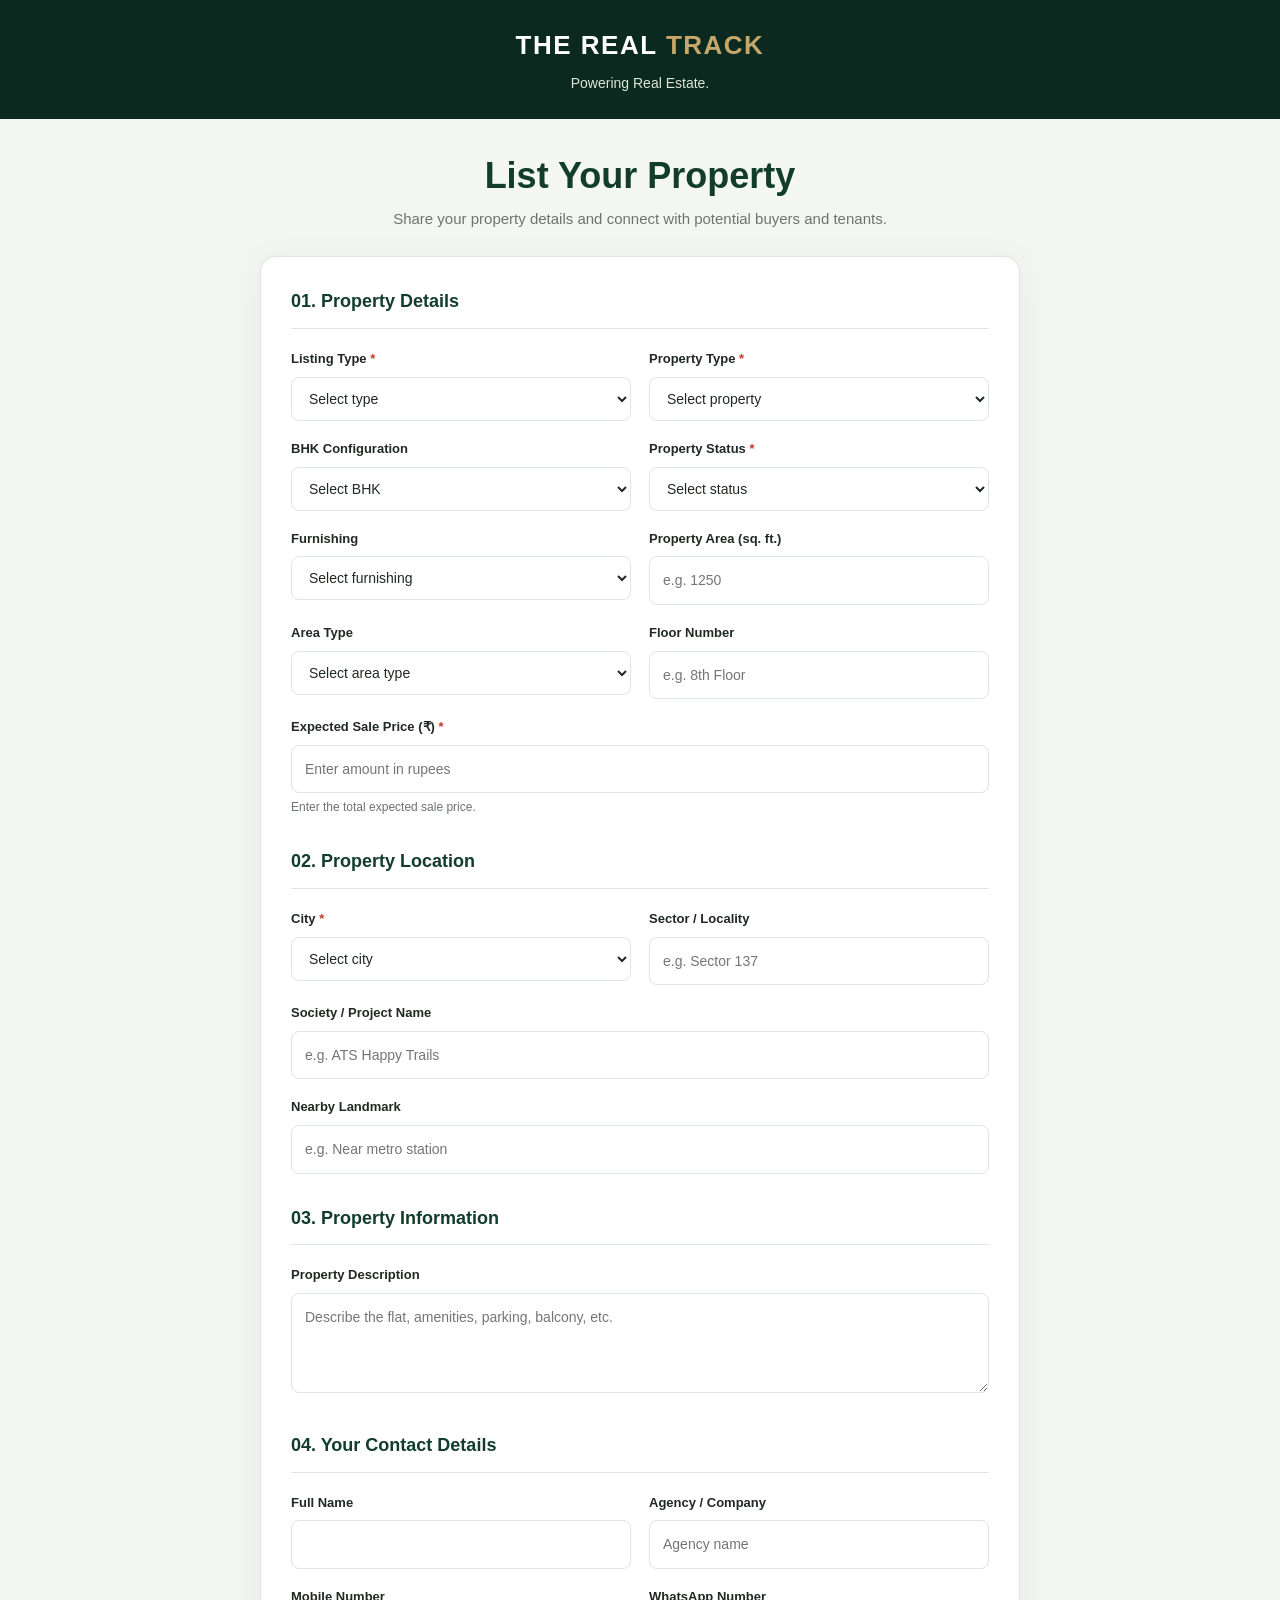
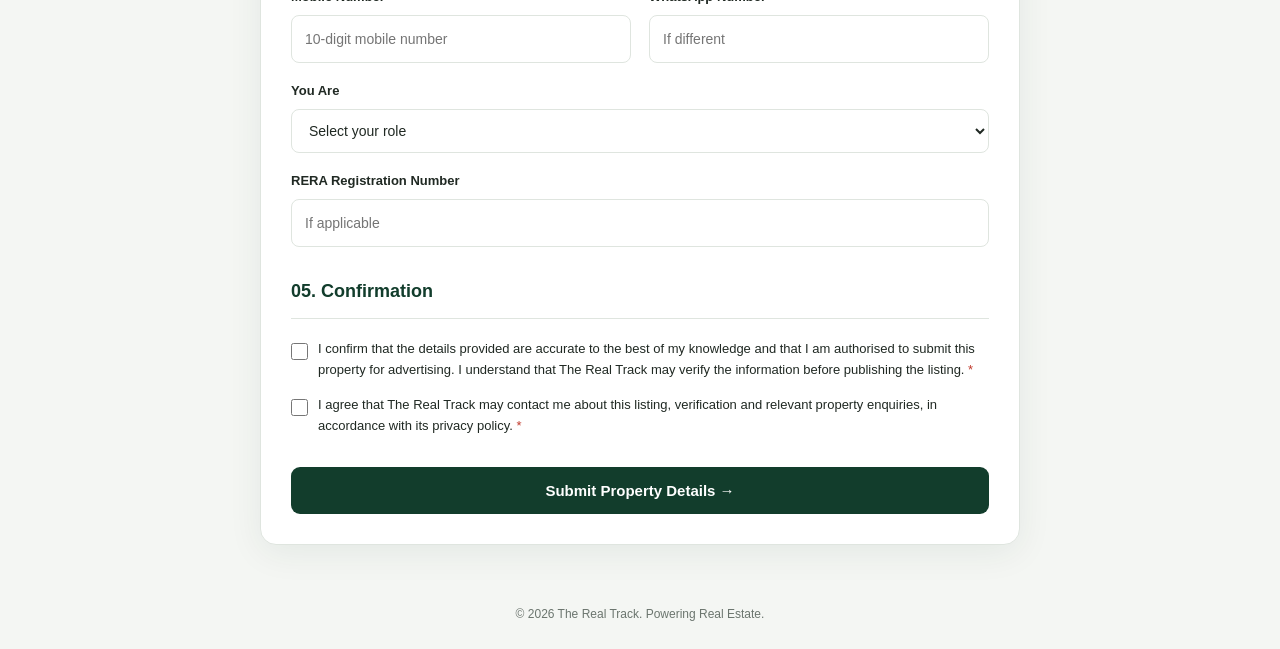
<file: index.html>
<!DOCTYPE html>
<html lang="en">

<head>
    <meta charset="UTF-8" />
    <meta name="viewport" content="width=device-width, initial-scale=1.0" />

    <title>List Your Property | The Real Track</title>

    <meta name="description"
        content="List your property with The Real Track and connect with potential buyers and tenants." />
    <link rel="stylesheet" href="style.css" />
</head>

<body>

    <header class="header">
        <div class="brand">THE REAL <span>TRACK</span></div>
        <p>Powering Real Estate.</p>
    </header>

    <main class="container">

        <div class="intro">
            <h1>List Your Property</h1>
            <p>
                Share your property details and connect with potential buyers
                and tenants.
            </p>
        </div>

        <div class="form-card">

            <div id="status" role="status" aria-live="polite"></div>

            <form id="propertyForm">

                <!-- PROPERTY DETAILS -->
                <section class="section">
                    <h2 class="section-heading">01. Property Details</h2>

                    <div class="grid">

                        <div class="field">
                            <label for="listingType">
                                Listing Type <span class="required">*</span>
                            </label>
                            <select id="listingType" name="listingType" required>
                                <option value="">Select type</option>
                                <option value="Sale">For Sale</option>
                                <option value="Rent">For Rent</option>
                            </select>
                        </div>

                        <div class="field">
                            <label for="propertyType">
                                Property Type <span class="required">*</span>
                            </label>
                            <select id="propertyType" name="propertyType" required>
                                <option value="">Select property</option>
                                <option value="Apartment / Flat">Apartment / Flat</option>
                                <option value="Independent House">Independent House</option>
                                <option value="Villa">Villa</option>
                                <option value="Builder Floor">Builder Floor</option>
                                <option value="Plot">Plot</option>
                                <option value="Commercial">Commercial Property</option>
                                <option value="Other">Other</option>
                            </select>
                        </div>

                        <div class="field">
                            <label for="bhk">BHK Configuration</label>
                            <select id="bhk" name="bhk">
                                <option value="">Select BHK</option>
                                <option value="Studio">Studio</option>
                                <option value="1 BHK">1 BHK</option>
                                <option value="2 BHK">2 BHK</option>
                                <option value="3 BHK">3 BHK</option>
                                <option value="4 BHK">4 BHK</option>
                                <option value="5+ BHK">5+ BHK</option>
                                <option value="Not Applicable">Not Applicable</option>
                            </select>
                        </div>

                        <div class="field">
                            <label for="status">
                                Property Status <span class="required">*</span>
                            </label>
                            <select id="statusProperty" name="propertyStatus" required>
                                <option value="">Select status</option>
                                <option value="Ready to Move">Ready to Move</option>
                                <option value="Under Construction">Under Construction</option>
                            </select>
                        </div>

                        <div class="field">
                            <label for="furnishing">Furnishing</label>
                            <select id="furnishing" name="furnishing">
                                <option value="">Select furnishing</option>
                                <option value="Fully Furnished">Fully Furnished</option>
                                <option value="Semi-Furnished">Semi-Furnished</option>
                                <option value="Unfurnished">Unfurnished</option>
                            </select>
                        </div>

                        <div class="field">
                            <label for="area">Property Area (sq. ft.)</label>
                            <input type="number" id="area" name="area" min="1" placeholder="e.g. 1250" />
                        </div>

                        <div class="field">
                            <label for="areaType">Area Type</label>
                            <select id="areaType" name="areaType">
                                <option value="">Select area type</option>
                                <option value="Carpet Area">Carpet Area</option>
                                <option value="Built-up Area">Built-up Area</option>
                                <option value="Super Built-up Area">Super Built-up Area</option>
                            </select>
                        </div>

                        <div class="field">
                            <label for="floor">Floor Number</label>
                            <input type="text" id="floor" name="floor" placeholder="e.g. 8th Floor" />
                        </div>

                        <div class="field full">
                            <label for="price">
                                <span id="priceLabel">Expected Price (₹)</span>
                                <span class="required">*</span>
                            </label>
                            <input type="number" id="price" name="price" min="1" step="any"
                                placeholder="Enter amount in rupees" required />
                            <p class="help-text" id="priceHelp">
                                Enter the total expected sale price.
                            </p>
                        </div>

                    </div>
                </section>

                <!-- LOCATION -->
                <section class="section">
                    <h2 class="section-heading">02. Property Location</h2>

                    <div class="grid">

                        <div class="field">
                            <label for="city">
                                City <span class="required">*</span>
                            </label>
                            <select id="city" name="city" required>
                                <option value="">Select city</option>
                                <option value="Noida">Noida</option>
                                <option value="Greater Noida">Greater Noida</option>
                                <option value="Greater Noida West">Greater Noida West</option>
                                <option value="Other">Other</option>
                            </select>
                        </div>

                        <div class="field">
                            <label for="locality">
                                Sector / Locality
                            </label>
                            <input type="text" id="locality" name="locality" placeholder="e.g. Sector 137" />
                        </div>

                        <div class="field full">
                            <label for="society">Society / Project Name</label>
                            <input type="text" id="society" name="society" placeholder="e.g. ATS Happy Trails" />
                        </div>

                        <div class="field full">
                            <label for="landmark">Nearby Landmark</label>
                            <input type="text" id="landmark" name="landmark" placeholder="e.g. Near metro station" />
                        </div>

                    </div>
                </section>

                <!-- DESCRIPTION -->
                <section class="section">
                    <h2 class="section-heading">03. Property Information</h2>

                    <div class="grid">

                        <div class="field full">
                            <label for="description">Property Description</label>
                            <textarea id="description" name="description" maxlength="2000"
                                placeholder="Describe the flat, amenities, parking, balcony, etc."></textarea>
                        </div>


                    </div>
                </section>

                <!-- AGENT DETAILS -->
                <section class="section">
                    <h2 class="section-heading">04. Your Contact Details</h2>

                    <div class="grid">

                        <div class="field">
                            <label for="agentName">
                                Full Name
                            </label>
                            <input type="text" id="agentName" name="agentName" autocomplete="name" maxlength="100"
                                required />
                        </div>

                        <div class="field">
                            <label for="agency">Agency / Company</label>
                            <input type="text" id="agency" name="agency" maxlength="150" placeholder="Agency name" />
                        </div>

                        <div class="field">
                            <label for="phone">
                                Mobile Number
                            </label>
                            <input type="tel" id="phone" name="phone" autocomplete="tel" inputmode="numeric"
                                pattern="[6-9][0-9]{9}" maxlength="10" placeholder="10-digit mobile number"
                                title="Enter a valid 10-digit Indian mobile number" required />
                        </div>

                        <div class="field">
                            <label for="whatsapp">WhatsApp Number</label>
                            <input type="tel" id="whatsapp" name="whatsapp" inputmode="numeric" pattern="[6-9][0-9]{9}"
                                maxlength="10" placeholder="If different"
                                title="Enter a valid 10-digit Indian mobile number" />
                        </div>

                        <div class="field full">
                            <label for="role">
                                You Are
                            </label>
                            <select id="role" name="role" required>
                                <option value="">Select your role</option>
                                <option value="Agent / Broker">Agent / Broker</option>
                                <option value="Property Owner">Property Owner</option>
                                <option value="Authorised Representative">
                                    Authorised Representative
                                </option>
                            </select>
                        </div>

                        <div class="field full">
                            <label for="rera">RERA Registration Number</label>
                            <input type="text" id="rera" name="rera" maxlength="100" placeholder="If applicable" />
                        </div>

                    </div>
                </section>

                <!-- CONSENT -->
                <section class="section">
                    <h2 class="section-heading">05. Confirmation</h2>

                    <div class="checkbox-row">
                        <input type="checkbox" id="permission" name="permission" value="Yes" required />
                        <label for="permission">
                            I confirm that the details provided are accurate to the best
                            of my knowledge and that I am authorised to submit this property
                            for advertising. I understand that The Real Track may verify
                            the information before publishing the listing.
                            <span class="required">*</span>
                        </label>
                    </div>

                    <div class="checkbox-row">
                        <input type="checkbox" id="contactConsent" name="contactConsent" value="Yes" required />
                        <label for="contactConsent">
                            I agree that The Real Track may contact me about this listing,
                            verification and relevant property enquiries, in accordance
                            with its privacy policy.
                            <span class="required">*</span>
                        </label>
                    </div>

                </section>

                <button type="submit" class="submit-btn" id="submitBtn">
                    Submit Property Details →
                </button>

            </form>
        </div>
    </main>

    <footer class="footer">
        © <span id="year"></span> The Real Track. Powering Real Estate.
    </footer>
    <script src="script.js"></script>
</body>

</html>
</file>
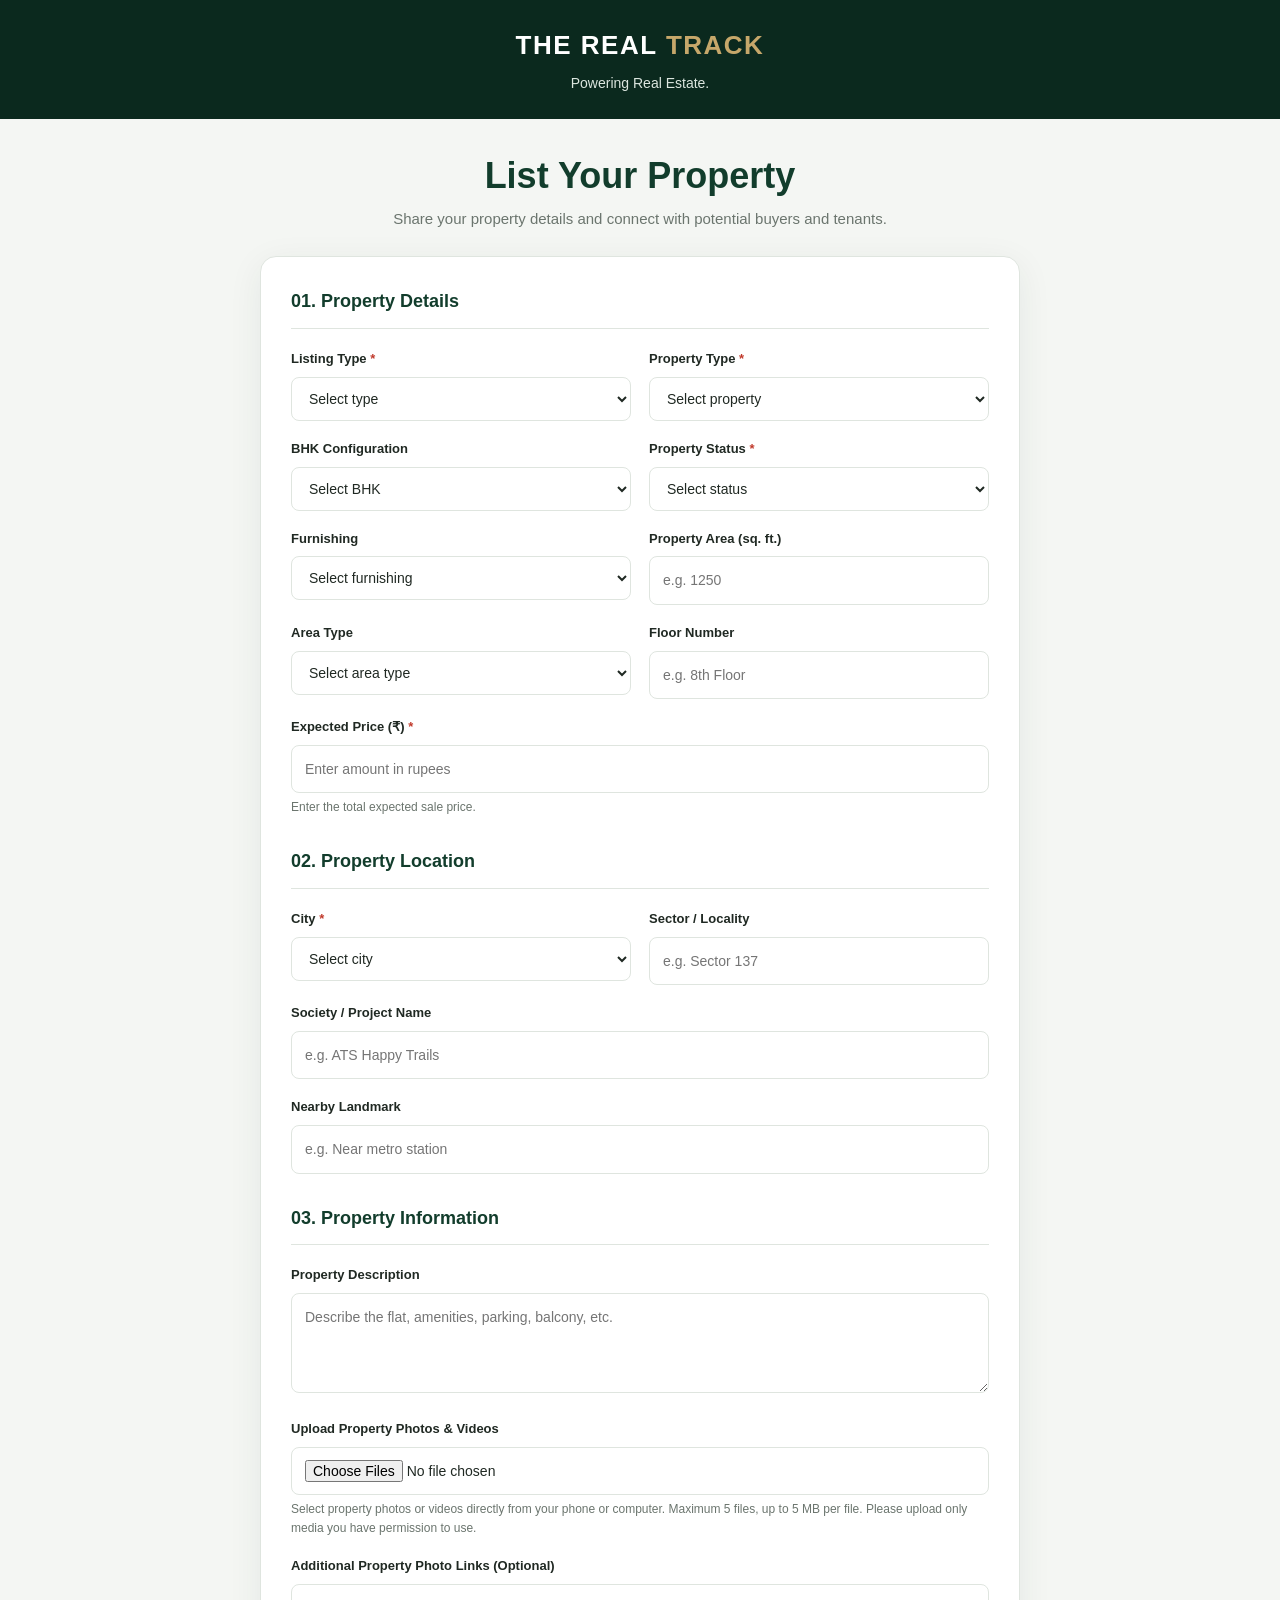
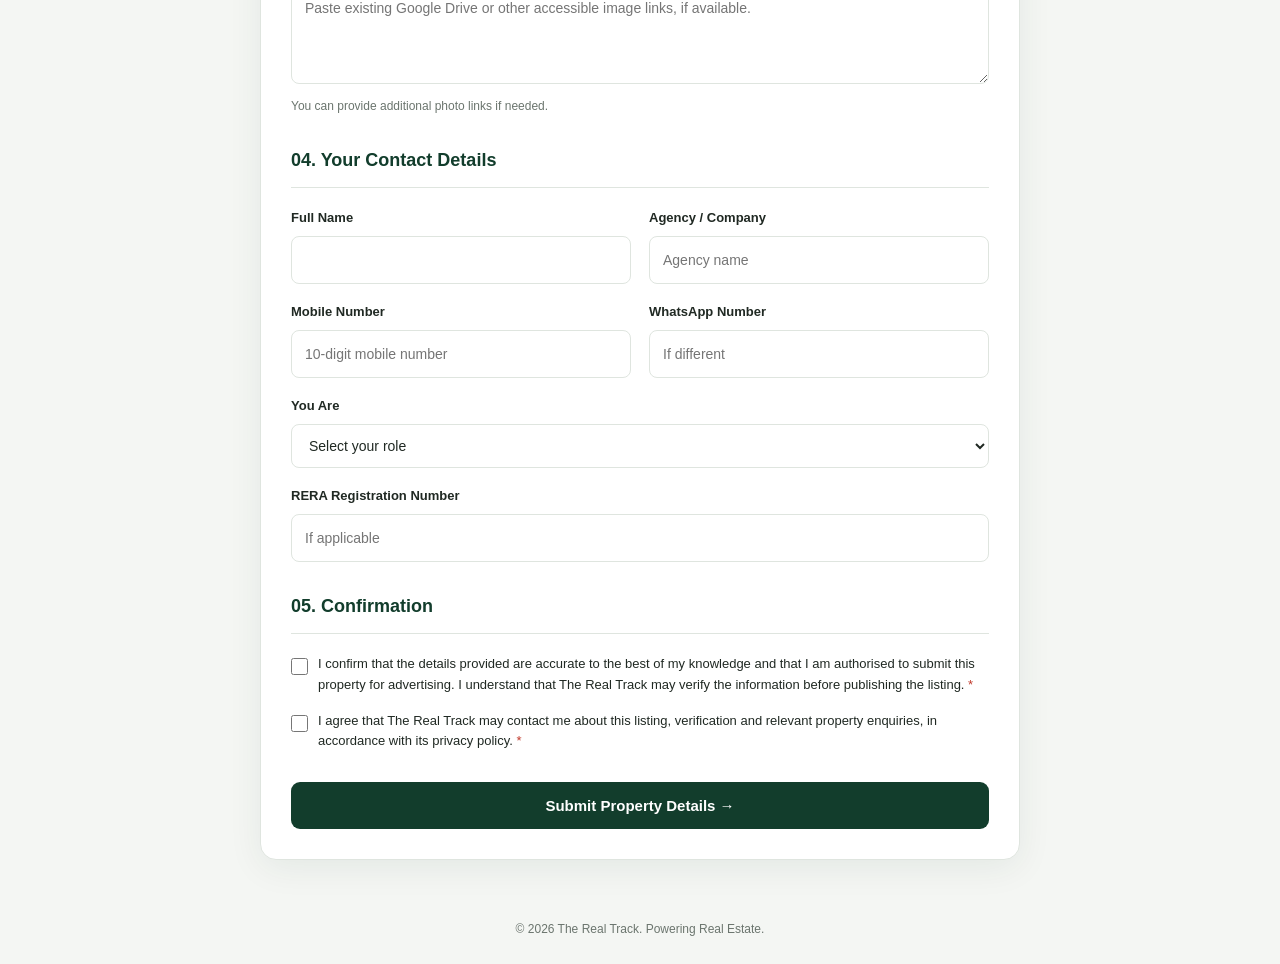
<file: leadform-to-sheet.html>
<!DOCTYPE html>
<html lang="en">

<head>
    <meta charset="UTF-8" />
    <meta name="viewport" content="width=device-width, initial-scale=1.0" />

    <title>List Your Property | The Real Track</title>

    <meta name="description"
        content="List your property with The Real Track and connect with potential buyers and tenants." />

    <style>
        :root {
            --primary: #123d2c;
            --primary-dark: #0b291e;
            --accent: #c6a76a;
            --background: #f4f6f3;
            --text: #202923;
            --muted: #6b756e;
            --border: #dfe5df;
            --white: #ffffff;
            --success: #176b3a;
            --error: #b42318;
        }

        * {
            box-sizing: border-box;
            margin: 0;
            padding: 0;
        }

        body {
            font-family: Arial, Helvetica, sans-serif;
            background: var(--background);
            color: var(--text);
            line-height: 1.6;
        }

        .header {
            background: var(--primary-dark);
            color: var(--white);
            padding: 25px 20px;
            text-align: center;
        }

        .brand {
            font-size: 26px;
            font-weight: 800;
            letter-spacing: 1.5px;
        }

        .brand span {
            color: var(--accent);
        }

        .header p {
            margin-top: 5px;
            font-size: 14px;
            color: #dce6df;
        }

        .container {
            width: min(760px, calc(100% - 30px));
            margin: 35px auto;
        }

        .intro {
            text-align: center;
            margin-bottom: 25px;
        }

        .intro h1 {
            font-size: clamp(26px, 5vw, 36px);
            color: var(--primary);
            line-height: 1.2;
            margin-bottom: 10px;
        }

        .intro p {
            color: var(--muted);
            font-size: 15px;
        }

        .form-card {
            background: var(--white);
            border-radius: 16px;
            padding: 30px;
            box-shadow: 0 8px 35px rgba(18, 61, 44, 0.07);
            border: 1px solid var(--border);
        }

        .section {
            margin-bottom: 30px;
        }

        .section-heading {
            color: var(--primary);
            font-size: 18px;
            font-weight: 700;
            padding-bottom: 12px;
            margin-bottom: 20px;
            border-bottom: 1px solid var(--border);
        }

        .grid {
            display: grid;
            grid-template-columns: repeat(2, minmax(0, 1fr));
            gap: 18px;
        }

        .field {
            min-width: 0;
        }

        .field.full {
            grid-column: 1 / -1;
        }

        label {
            display: block;
            font-size: 13px;
            font-weight: 700;
            margin-bottom: 7px;
        }

        .required {
            color: #c0392b;
        }

        input,
        select,
        textarea {
            width: 100%;
            padding: 12px 13px;
            border: 1px solid var(--border);
            border-radius: 8px;
            font: inherit;
            font-size: 14px;
            color: var(--text);
            background: var(--white);
            outline: none;
            transition: border-color 0.2s, box-shadow 0.2s;
        }

        input:focus,
        select:focus,
        textarea:focus {
            border-color: var(--primary);
            box-shadow: 0 0 0 3px rgba(18, 61, 44, 0.09);
        }

        textarea {
            min-height: 100px;
            resize: vertical;
        }

        .help-text {
            color: var(--muted);
            font-size: 12px;
            margin-top: 5px;
        }

        .checkbox-row {
            display: flex;
            align-items: flex-start;
            gap: 10px;
            margin-top: 15px;
        }

        .checkbox-row input {
            width: 17px;
            height: 17px;
            margin-top: 4px;
            flex-shrink: 0;
        }

        .checkbox-row label {
            font-weight: 400;
            font-size: 13px;
            margin: 0;
        }

        .submit-btn {
            width: 100%;
            padding: 15px;
            border: none;
            border-radius: 9px;
            background: var(--primary);
            color: var(--white);
            font-size: 15px;
            font-weight: 700;
            cursor: pointer;
            transition: background 0.2s, transform 0.2s;
        }

        .submit-btn:hover {
            background: var(--primary-dark);
            transform: translateY(-1px);
        }

        .submit-btn:disabled {
            opacity: 0.65;
            cursor: not-allowed;
            transform: none;
        }

        #status {
            display: none;
            padding: 13px;
            border-radius: 8px;
            margin-bottom: 18px;
            font-size: 14px;
        }

        #status.success {
            display: block;
            background: #e9f7ee;
            color: var(--success);
        }

        #status.error {
            display: block;
            background: #fcebea;
            color: var(--error);
        }

        .footer {
            text-align: center;
            padding: 25px 15px;
            font-size: 12px;
            color: var(--muted);
        }

        @media (max-width: 560px) {
            .form-card {
                padding: 20px 16px;
            }

            .grid {
                grid-template-columns: 1fr;
                gap: 15px;
            }

            .field.full {
                grid-column: auto;
            }

            .container {
                margin: 25px auto;
            }
        }
    </style>
</head>

<body>

    <header class="header">
        <div class="brand">THE REAL <span>TRACK</span></div>
        <p>Powering Real Estate.</p>
    </header>

    <main class="container">

        <div class="intro">
            <h1>List Your Property</h1>
            <p>
                Share your property details and connect with potential buyers
                and tenants.
            </p>
        </div>

        <div class="form-card">

            <div id="status" role="status" aria-live="polite"></div>

            <form id="propertyForm">

                <!-- PROPERTY DETAILS -->
                <section class="section">
                    <h2 class="section-heading">01. Property Details</h2>

                    <div class="grid">

                        <div class="field">
                            <label for="listingType">
                                Listing Type <span class="required">*</span>
                            </label>
                            <select id="listingType" name="listingType" required>
                                <option value="">Select type</option>
                                <option value="Sale">For Sale</option>
                                <option value="Rent">For Rent</option>
                            </select>
                        </div>

                        <div class="field">
                            <label for="propertyType">
                                Property Type <span class="required">*</span>
                            </label>
                            <select id="propertyType" name="propertyType" required>
                                <option value="">Select property</option>
                                <option value="Apartment / Flat">Apartment / Flat</option>
                                <option value="Independent House">Independent House</option>
                                <option value="Villa">Villa</option>
                                <option value="Builder Floor">Builder Floor</option>
                                <option value="Plot">Plot</option>
                                <option value="Commercial">Commercial Property</option>
                                <option value="Other">Other</option>
                            </select>
                        </div>

                        <div class="field">
                            <label for="bhk">BHK Configuration</label>
                            <select id="bhk" name="bhk">
                                <option value="">Select BHK</option>
                                <option value="Studio">Studio</option>
                                <option value="1 BHK">1 BHK</option>
                                <option value="2 BHK">2 BHK</option>
                                <option value="3 BHK">3 BHK</option>
                                <option value="4 BHK">4 BHK</option>
                                <option value="5+ BHK">5+ BHK</option>
                                <option value="Not Applicable">Not Applicable</option>
                            </select>
                        </div>

                        <div class="field">
                            <label for="status">
                                Property Status <span class="required">*</span>
                            </label>
                            <select id="statusProperty" name="propertyStatus" required>
                                <option value="">Select status</option>
                                <option value="Ready to Move">Ready to Move</option>
                                <option value="Under Construction">Under Construction</option>
                            </select>
                        </div>

                        <div class="field">
                            <label for="furnishing">Furnishing</label>
                            <select id="furnishing" name="furnishing">
                                <option value="">Select furnishing</option>
                                <option value="Fully Furnished">Fully Furnished</option>
                                <option value="Semi-Furnished">Semi-Furnished</option>
                                <option value="Unfurnished">Unfurnished</option>
                            </select>
                        </div>

                        <div class="field">
                            <label for="area">Property Area (sq. ft.)</label>
                            <input type="number" id="area" name="area" min="1" placeholder="e.g. 1250" />
                        </div>

                        <div class="field">
                            <label for="areaType">Area Type</label>
                            <select id="areaType" name="areaType">
                                <option value="">Select area type</option>
                                <option value="Carpet Area">Carpet Area</option>
                                <option value="Built-up Area">Built-up Area</option>
                                <option value="Super Built-up Area">Super Built-up Area</option>
                            </select>
                        </div>

                        <div class="field">
                            <label for="floor">Floor Number</label>
                            <input type="text" id="floor" name="floor" placeholder="e.g. 8th Floor" />
                        </div>

                        <div class="field full">
                            <label for="price">
                                <span id="priceLabel">Expected Price (₹)</span>
                                <span class="required">*</span>
                            </label>
                            <input type="number" id="price" name="price" min="1" step="any"
                                placeholder="Enter amount in rupees" required />
                            <p class="help-text" id="priceHelp">
                                Enter the total expected sale price.
                            </p>
                        </div>

                    </div>
                </section>

                <!-- LOCATION -->
                <section class="section">
                    <h2 class="section-heading">02. Property Location</h2>

                    <div class="grid">

                        <div class="field">
                            <label for="city">
                                City <span class="required">*</span>
                            </label>
                            <select id="city" name="city" required>
                                <option value="">Select city</option>
                                <option value="Noida">Noida</option>
                                <option value="Greater Noida">Greater Noida</option>
                                <option value="Greater Noida West">Greater Noida West</option>
                                <option value="Other">Other</option>
                            </select>
                        </div>

                        <div class="field">
                            <label for="locality">
                                Sector / Locality 
                            </label>
                            <input type="text" id="locality" name="locality" placeholder="e.g. Sector 137" required />
                        </div>

                        <div class="field full">
                            <label for="society">Society / Project Name</label>
                            <input type="text" id="society" name="society" placeholder="e.g. ATS Happy Trails" />
                        </div>

                        <div class="field full">
                            <label for="landmark">Nearby Landmark</label>
                            <input type="text" id="landmark" name="landmark" placeholder="e.g. Near metro station" />
                        </div>

                    </div>
                </section>

                <!-- DESCRIPTION -->
                <section class="section">
                    <h2 class="section-heading">03. Property Information</h2>

                    <div class="grid">

                        <div class="field full">
                            <label for="description">Property Description</label>
                            <textarea id="description" name="description" maxlength="2000"
                                placeholder="Describe the flat, amenities, parking, balcony, etc."></textarea>
                        </div>
                        <div class="field full">
                            <label for="propertyMedia">Upload Property Photos &amp; Videos</label>

                            <input type="file" id="propertyMedia" name="propertyMedia"
                                accept="image/jpeg,image/png,image/webp,image/gif,video/mp4,video/quicktime,video/webm"
                                multiple />

                            <p class="help-text">
                                Select property photos or videos directly from your phone or computer.
                                Maximum 5 files, up to 5 MB per file. Please upload only media you have
                                permission to use.
                            </p>

                            <div id="mediaPreview" aria-live="polite"></div>
                        </div>

                        <div class="field full">
                            <label for="photoLinks">Additional Property Photo Links (Optional)</label>

                            <textarea id="photoLinks" name="photoLinks"
                                placeholder="Paste existing Google Drive or other accessible image links, if available."></textarea>

                            <p class="help-text">
                                You can provide additional photo links if needed.
                            </p>
                        </div>

                    </div>
                </section>

                <!-- AGENT DETAILS -->
                <section class="section">
                    <h2 class="section-heading">04. Your Contact Details</h2>

                    <div class="grid">

                        <div class="field">
                            <label for="agentName">
                                Full Name 
                            </label>
                            <input type="text" id="agentName" name="agentName" autocomplete="name" maxlength="100"
                                required />
                        </div>

                        <div class="field">
                            <label for="agency">Agency / Company</label>
                            <input type="text" id="agency" name="agency" maxlength="150" placeholder="Agency name" />
                        </div>

                        <div class="field">
                            <label for="phone">
                                Mobile Number 
                            </label>
                            <input type="tel" id="phone" name="phone" autocomplete="tel" inputmode="numeric"
                                pattern="[6-9][0-9]{9}" maxlength="10" placeholder="10-digit mobile number"
                                title="Enter a valid 10-digit Indian mobile number" required />
                        </div>

                        <div class="field">
                            <label for="whatsapp">WhatsApp Number</label>
                            <input type="tel" id="whatsapp" name="whatsapp" inputmode="numeric" pattern="[6-9][0-9]{9}"
                                maxlength="10" placeholder="If different"
                                title="Enter a valid 10-digit Indian mobile number" />
                        </div>

                        <div class="field full">
                            <label for="role">
                                You Are 
                            </label>
                            <select id="role" name="role" required>
                                <option value="">Select your role</option>
                                <option value="Agent / Broker">Agent / Broker</option>
                                <option value="Property Owner">Property Owner</option>
                                <option value="Authorised Representative">
                                    Authorised Representative
                                </option>
                            </select>
                        </div>

                        <div class="field full">
                            <label for="rera">RERA Registration Number</label>
                            <input type="text" id="rera" name="rera" maxlength="100" placeholder="If applicable" />
                        </div>

                    </div>
                </section>

                <!-- CONSENT -->
                <section class="section">
                    <h2 class="section-heading">05. Confirmation</h2>

                    <div class="checkbox-row">
                        <input type="checkbox" id="permission" name="permission" value="Yes" required />
                        <label for="permission">
                            I confirm that the details provided are accurate to the best
                            of my knowledge and that I am authorised to submit this property
                            for advertising. I understand that The Real Track may verify
                            the information before publishing the listing.
                            <span class="required">*</span>
                        </label>
                    </div>

                    <div class="checkbox-row">
                        <input type="checkbox" id="contactConsent" name="contactConsent" value="Yes" required />
                        <label for="contactConsent">
                            I agree that The Real Track may contact me about this listing,
                            verification and relevant property enquiries, in accordance
                            with its privacy policy.
                            <span class="required">*</span>
                        </label>
                    </div>

                </section>

                <button type="submit" class="submit-btn" id="submitBtn">
                    Submit Property Details →
                </button>

            </form>
        </div>
    </main>

    <footer class="footer">
        © <span id="year"></span> The Real Track. Powering Real Estate.
    </footer>
<script>
  const GOOGLE_SCRIPT_URL =
    "https://script.google.com/macros/s/AKfycbwOJUnW77Pz0xrzVvYAWiSMiReHs4r6cTvxpMTDRF225AZdo84K1OEDNF-x_mRUrnY/exec";

  const form = document.getElementById("propertyForm");
  const submitBtn = document.getElementById("submitBtn");
  const statusBox = document.getElementById("status");

  const listingType = document.getElementById("listingType");
  const priceLabel = document.getElementById("priceLabel");
  const priceHelp = document.getElementById("priceHelp");

  const propertyMedia = document.getElementById("propertyMedia");
  const mediaPreview = document.getElementById("mediaPreview");

  const MAX_FILES = 5;
  const MAX_FILE_SIZE = 5 * 1024 * 1024;
  const MAX_TOTAL_SIZE = 10 * 1024 * 1024;

  const ALLOWED_TYPES = [
    "image/jpeg",
    "image/png",
    "image/webp",
    "image/gif",
    "video/mp4",
    "video/quicktime",
    "video/webm"
  ];

  document.getElementById("year").textContent =
    new Date().getFullYear();

  listingType.addEventListener("change", function () {
    if (this.value === "Rent") {
      priceLabel.textContent = "Monthly Rent (₹)";
      priceHelp.textContent = "Enter the monthly rent in rupees.";
    } else {
      priceLabel.textContent = "Expected Sale Price (₹)";
      priceHelp.textContent = "Enter the total expected sale price.";
    }
  });

  function showStatus(message, type) {
    statusBox.textContent = message;
    statusBox.className = type;
    statusBox.style.display = "block";
  }

  function validateFiles(files) {
    if (files.length > MAX_FILES) {
      return "Please select a maximum of 5 files.";
    }

    let totalSize = 0;

    for (const file of files) {
      if (!ALLOWED_TYPES.includes(file.type)) {
        return "Unsupported file type: " + file.name;
      }

      if (file.size > MAX_FILE_SIZE) {
        return "Each file must be 5 MB or smaller: " + file.name;
      }

      totalSize += file.size;
    }

    if (totalSize > MAX_TOTAL_SIZE) {
      return "The combined size of all selected files must not exceed 10 MB.";
    }

    return "";
  }

  function readFileAsBase64(file) {
    return new Promise((resolve, reject) => {
      const reader = new FileReader();

      reader.onload = function () {
        const result = String(reader.result || "");
        const commaIndex = result.indexOf(",");

        if (commaIndex === -1) {
          reject(new Error("Could not read " + file.name));
          return;
        }

        resolve(result.substring(commaIndex + 1));
      };

      reader.onerror = function () {
        reject(new Error("Could not read " + file.name));
      };

      reader.readAsDataURL(file);
    });
  }

  propertyMedia.addEventListener("change", function () {
    mediaPreview.replaceChildren();

    const files = Array.from(this.files);
    const error = validateFiles(files);

    if (error) {
      alert(error);
      this.value = "";
      return;
    }

    if (!files.length) return;

    const list = document.createElement("ul");

    files.forEach(file => {
      const item = document.createElement("li");
      item.textContent =
        file.name + " (" + (file.size / 1048576).toFixed(2) + " MB)";
      list.appendChild(item);
    });

    mediaPreview.appendChild(list);
  });

  form.addEventListener("submit", async function (event) {
    event.preventDefault();

    if (
      !GOOGLE_SCRIPT_URL.startsWith(
        "https://script.google.com/macros/s/"
      )
    ) {
      showStatus("Google Apps Script is not configured.", "error");
      return;
    }

    if (!form.reportValidity()) return;

    const files = propertyMedia
      ? Array.from(propertyMedia.files)
      : [];

    const fileError = validateFiles(files);

    if (fileError) {
      showStatus(fileError, "error");
      return;
    }

    submitBtn.disabled = true;
    submitBtn.textContent = "Preparing submission...";
    statusBox.style.display = "none";

    try {
      const formData = new FormData(form);
      const body = new URLSearchParams();

      // Send ordinary form fields, excluding the binary file objects.
      for (const [key, value] of formData.entries()) {
        if (key === "propertyMedia") continue;

        if (typeof value === "string") {
          body.append(key, value);
        }
      }

      // Encode each selected file for the Apps Script endpoint.
      body.append("mediaCount", String(files.length));

      for (let i = 0; i < files.length; i++) {
        submitBtn.textContent =
          "Preparing media " + (i + 1) + " of " + files.length + "...";

        const file = files[i];
        const base64 = await readFileAsBase64(file);

        body.append("media_" + i + "_name", file.name);
        body.append("media_" + i + "_type", file.type);
        body.append("media_" + i + "_base64", base64);
      }

      submitBtn.textContent = "Submitting property...";

      // no-cors means the browser cannot read the Apps Script response.
      await fetch(GOOGLE_SCRIPT_URL, {
        method: "POST",
        mode: "no-cors",
        body: body
      });

      showStatus(
        "Your submission request has been sent. Because the browser cannot read the server response, this message does not confirm that the property and media were saved. Please verify the Property Leads sheet or contact The Real Track.",
        "success"
      );

      form.reset();
      mediaPreview.replaceChildren();

      priceLabel.textContent = "Expected Sale Price (₹)";
      priceHelp.textContent = "Enter the total expected sale price.";

    } catch (error) {
      console.error("Submission error:", error);

      showStatus(
        "We couldn't prepare or send your submission. Please check your connection and try again.",
        "error"
      );
    } finally {
      submitBtn.disabled = false;
      submitBtn.textContent = "Submit Property Details →";
    }
  });
</script>
</body>

</html>
</file>
<file: style.css>
:root {
            --primary: #123d2c;
            --primary-dark: #0b291e;
            --accent: #c6a76a;
            --background: #f4f6f3;
            --text: #202923;
            --muted: #6b756e;
            --border: #dfe5df;
            --white: #ffffff;
            --success: #176b3a;
            --error: #b42318;
        }

        * {
            box-sizing: border-box;
            margin: 0;
            padding: 0;
        }

        body {
            font-family: Arial, Helvetica, sans-serif;
            background: var(--background);
            color: var(--text);
            line-height: 1.6;
        }

        .header {
            background: var(--primary-dark);
            color: var(--white);
            padding: 25px 20px;
            text-align: center;
        }

        .brand {
            font-size: 26px;
            font-weight: 800;
            letter-spacing: 1.5px;
        }

        .brand span {
            color: var(--accent);
        }

        .header p {
            margin-top: 5px;
            font-size: 14px;
            color: #dce6df;
        }

        .container {
            width: min(760px, calc(100% - 30px));
            margin: 35px auto;
        }

        .intro {
            text-align: center;
            margin-bottom: 25px;
        }

        .intro h1 {
            font-size: clamp(26px, 5vw, 36px);
            color: var(--primary);
            line-height: 1.2;
            margin-bottom: 10px;
        }

        .intro p {
            color: var(--muted);
            font-size: 15px;
        }

        .form-card {
            background: var(--white);
            border-radius: 16px;
            padding: 30px;
            box-shadow: 0 8px 35px rgba(18, 61, 44, 0.07);
            border: 1px solid var(--border);
        }

        .section {
            margin-bottom: 30px;
        }

        .section-heading {
            color: var(--primary);
            font-size: 18px;
            font-weight: 700;
            padding-bottom: 12px;
            margin-bottom: 20px;
            border-bottom: 1px solid var(--border);
        }

        .grid {
            display: grid;
            grid-template-columns: repeat(2, minmax(0, 1fr));
            gap: 18px;
        }

        .field {
            min-width: 0;
        }

        .field.full {
            grid-column: 1 / -1;
        }

        label {
            display: block;
            font-size: 13px;
            font-weight: 700;
            margin-bottom: 7px;
        }

        .required {
            color: #c0392b;
        }

        input,
        select,
        textarea {
            width: 100%;
            padding: 12px 13px;
            border: 1px solid var(--border);
            border-radius: 8px;
            font: inherit;
            font-size: 14px;
            color: var(--text);
            background: var(--white);
            outline: none;
            transition: border-color 0.2s, box-shadow 0.2s;
        }

        input:focus,
        select:focus,
        textarea:focus {
            border-color: var(--primary);
            box-shadow: 0 0 0 3px rgba(18, 61, 44, 0.09);
        }

        textarea {
            min-height: 100px;
            resize: vertical;
        }

        .help-text {
            color: var(--muted);
            font-size: 12px;
            margin-top: 5px;
        }

        .checkbox-row {
            display: flex;
            align-items: flex-start;
            gap: 10px;
            margin-top: 15px;
        }

        .checkbox-row input {
            width: 17px;
            height: 17px;
            margin-top: 4px;
            flex-shrink: 0;
        }

        .checkbox-row label {
            font-weight: 400;
            font-size: 13px;
            margin: 0;
        }

        .submit-btn {
            width: 100%;
            padding: 15px;
            border: none;
            border-radius: 9px;
            background: var(--primary);
            color: var(--white);
            font-size: 15px;
            font-weight: 700;
            cursor: pointer;
            transition: background 0.2s, transform 0.2s;
        }

        .submit-btn:hover {
            background: var(--primary-dark);
            transform: translateY(-1px);
        }

        .submit-btn:disabled {
            opacity: 0.65;
            cursor: not-allowed;
            transform: none;
        }

        #status {
            display: none;
            padding: 13px;
            border-radius: 8px;
            margin-bottom: 18px;
            font-size: 14px;
        }

        #status.success {
            display: block;
            background: #e9f7ee;
            color: var(--success);
        }

        #status.error {
            display: block;
            background: #fcebea;
            color: var(--error);
        }

        .footer {
            text-align: center;
            padding: 25px 15px;
            font-size: 12px;
            color: var(--muted);
        }

        @media (max-width: 560px) {
            .form-card {
                padding: 20px 16px;
            }

            .grid {
                grid-template-columns: 1fr;
                gap: 15px;
            }

            .field.full {
                grid-column: auto;
            }

            .container {
                margin: 25px auto;
            }
        }
</file>
